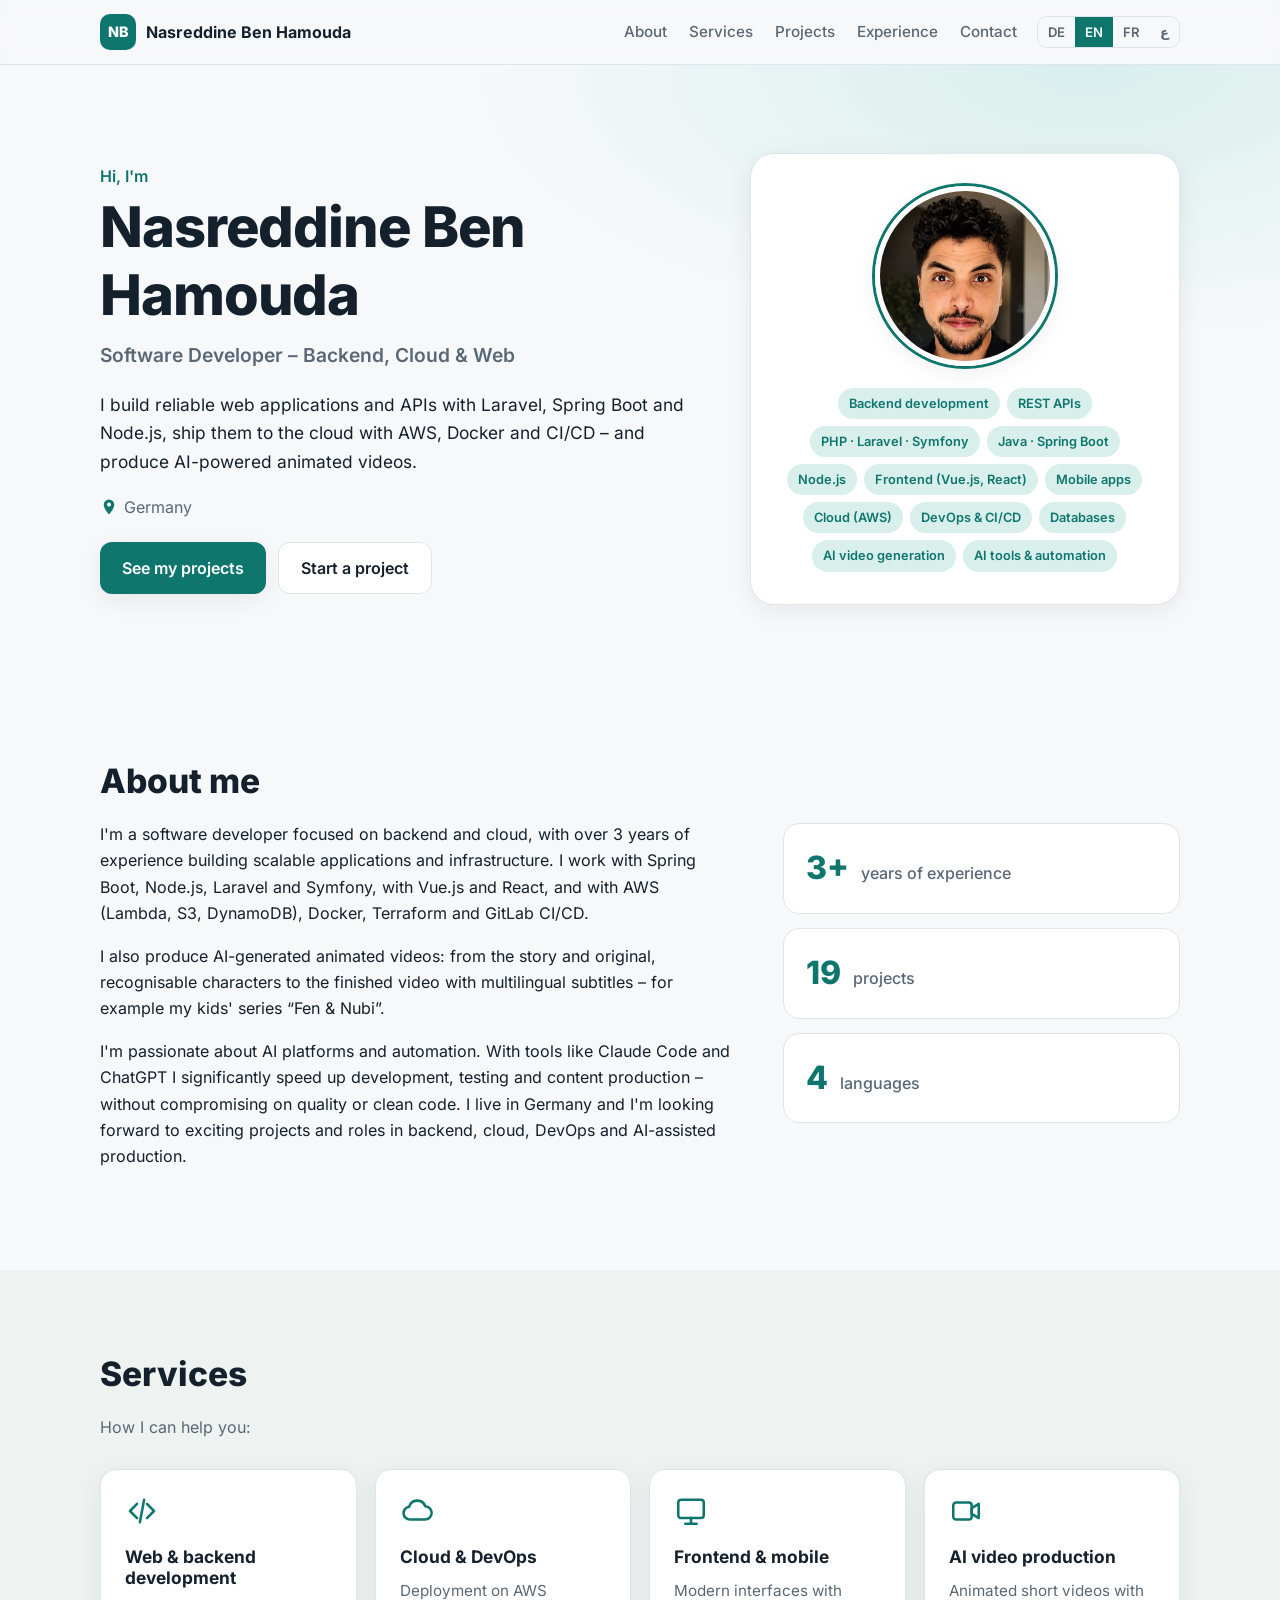
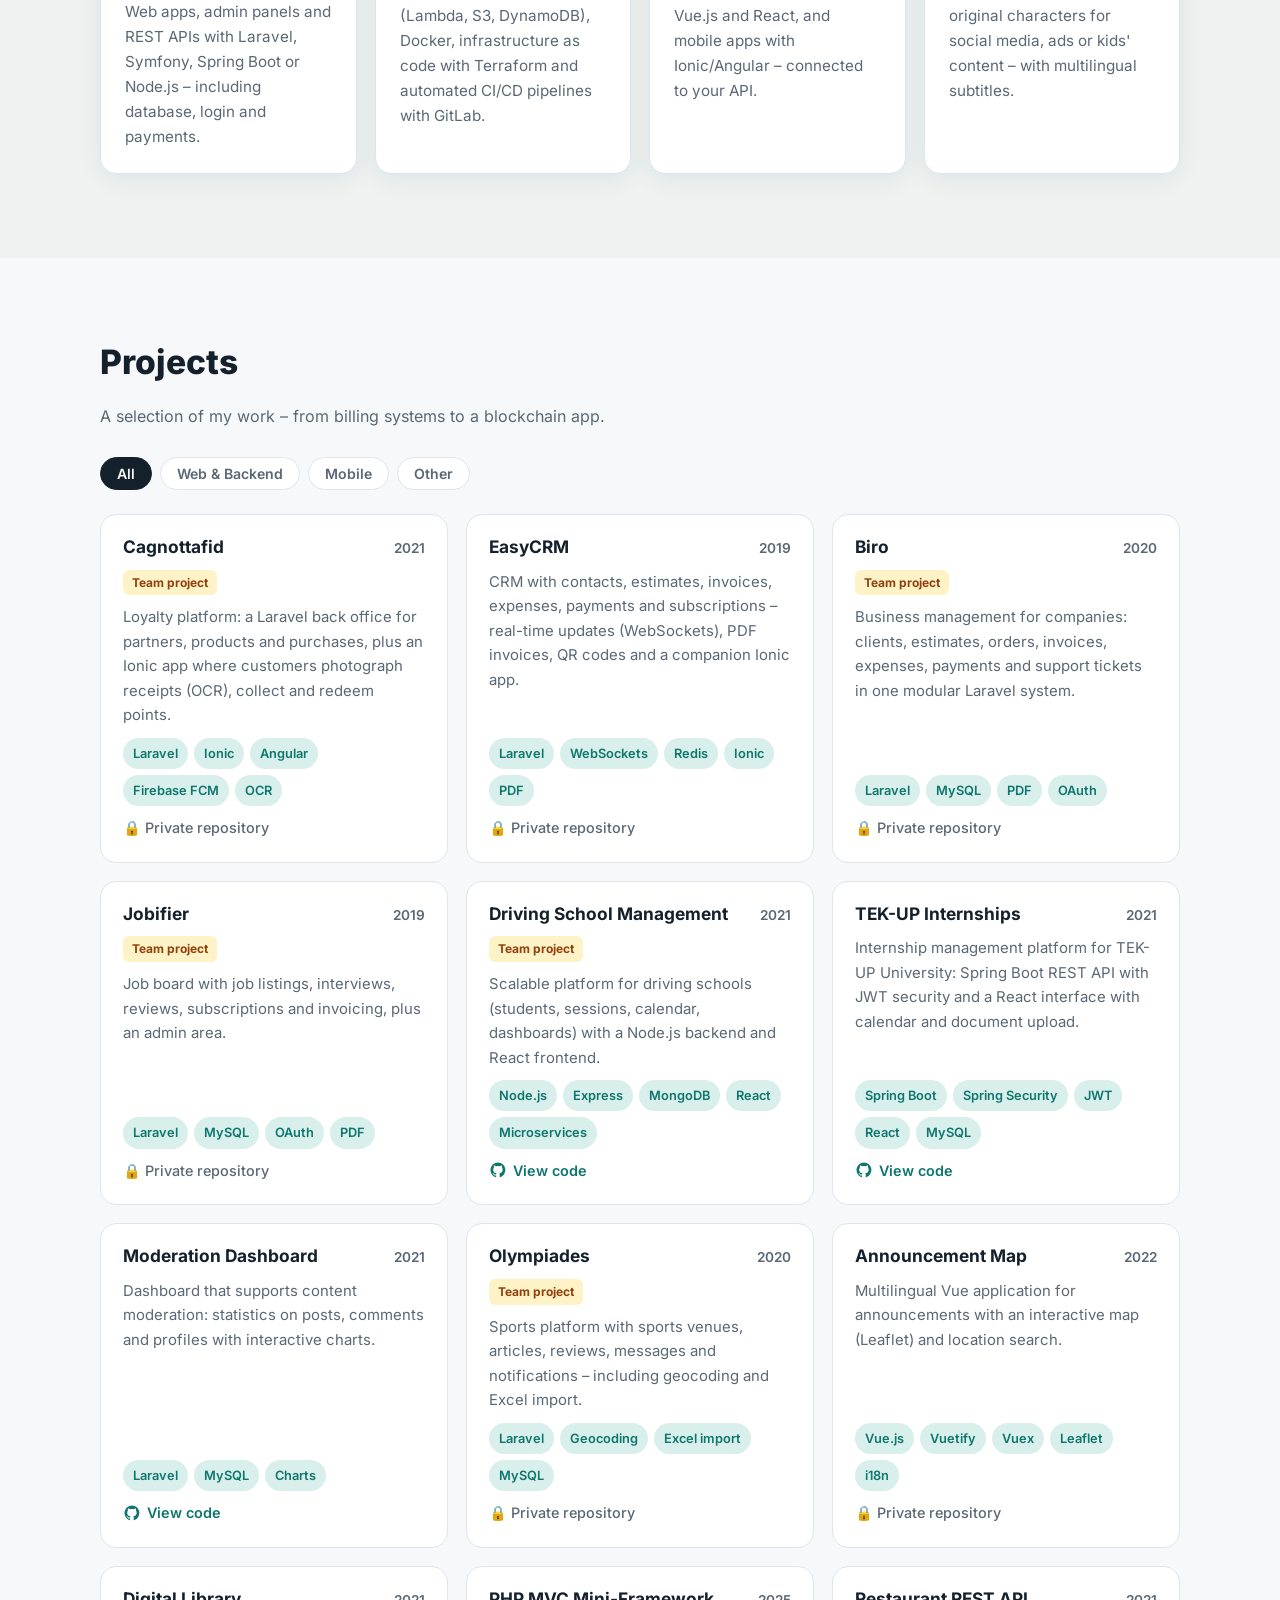
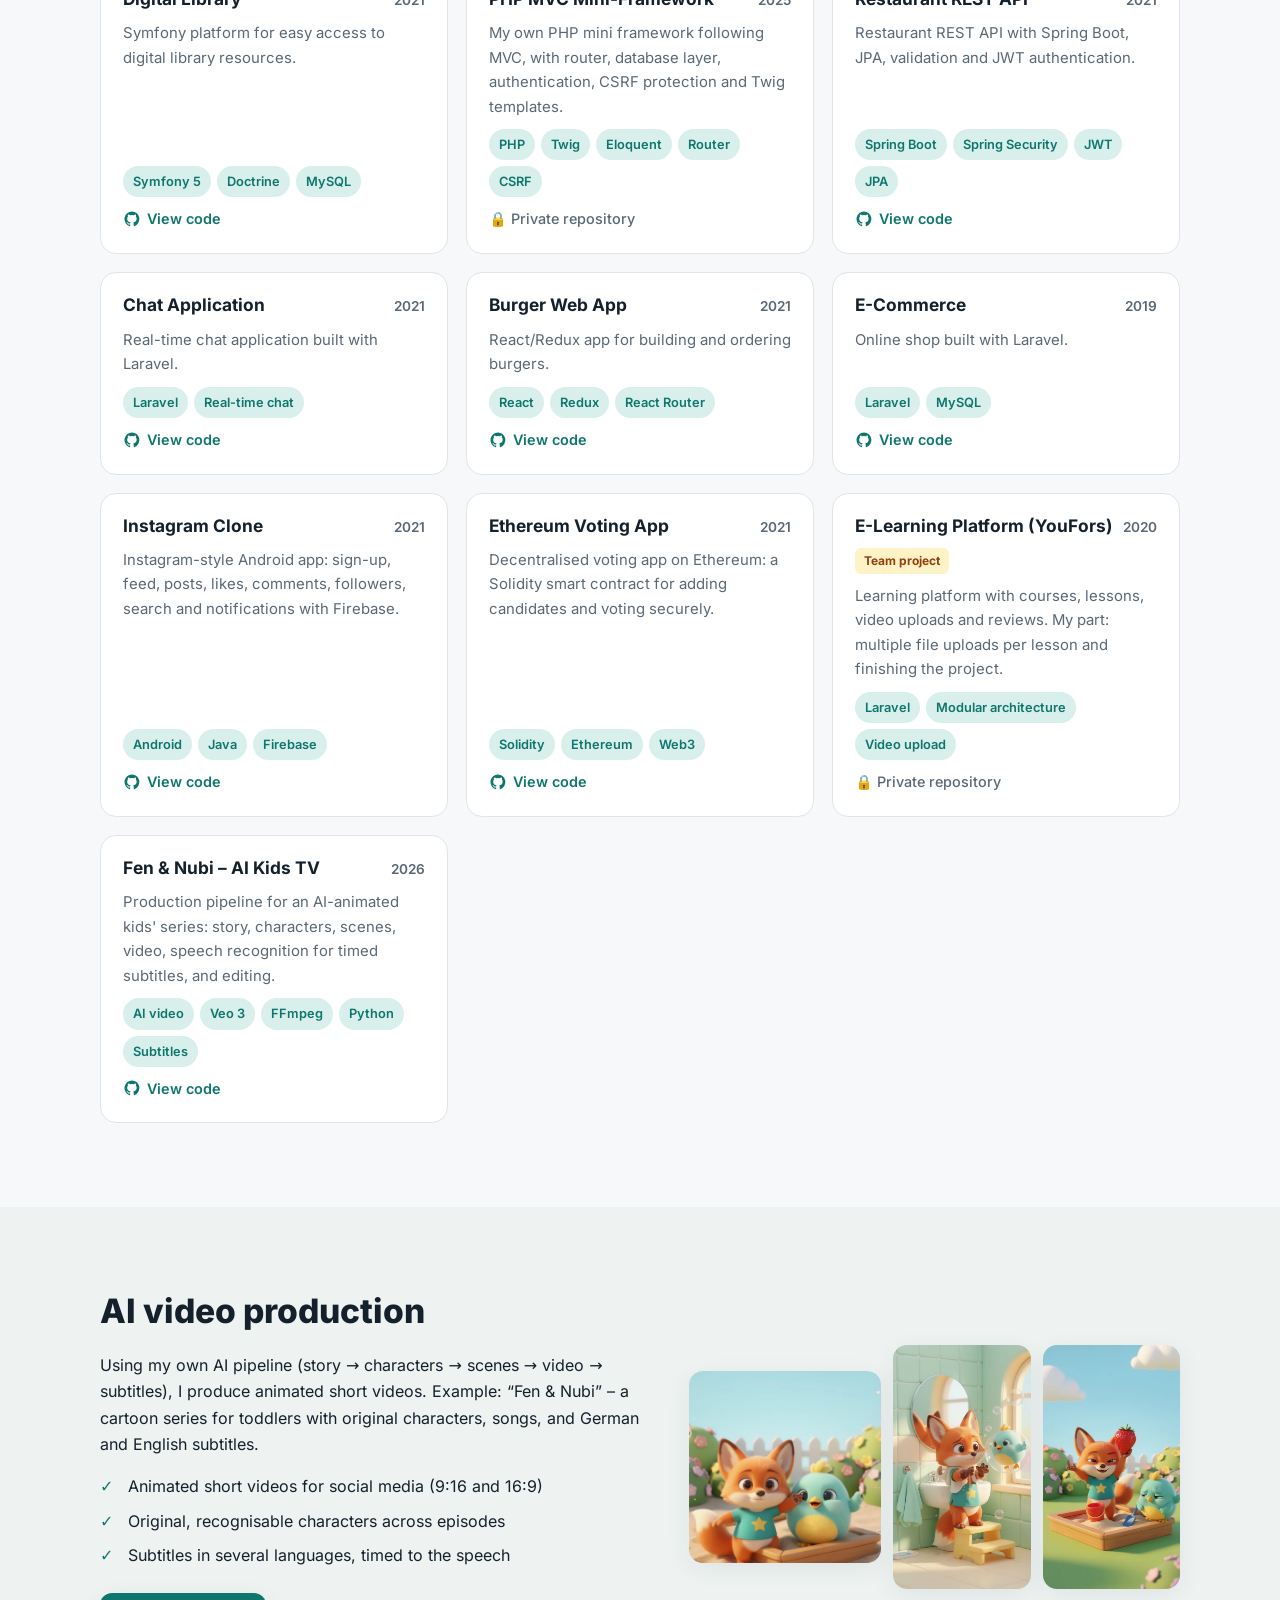
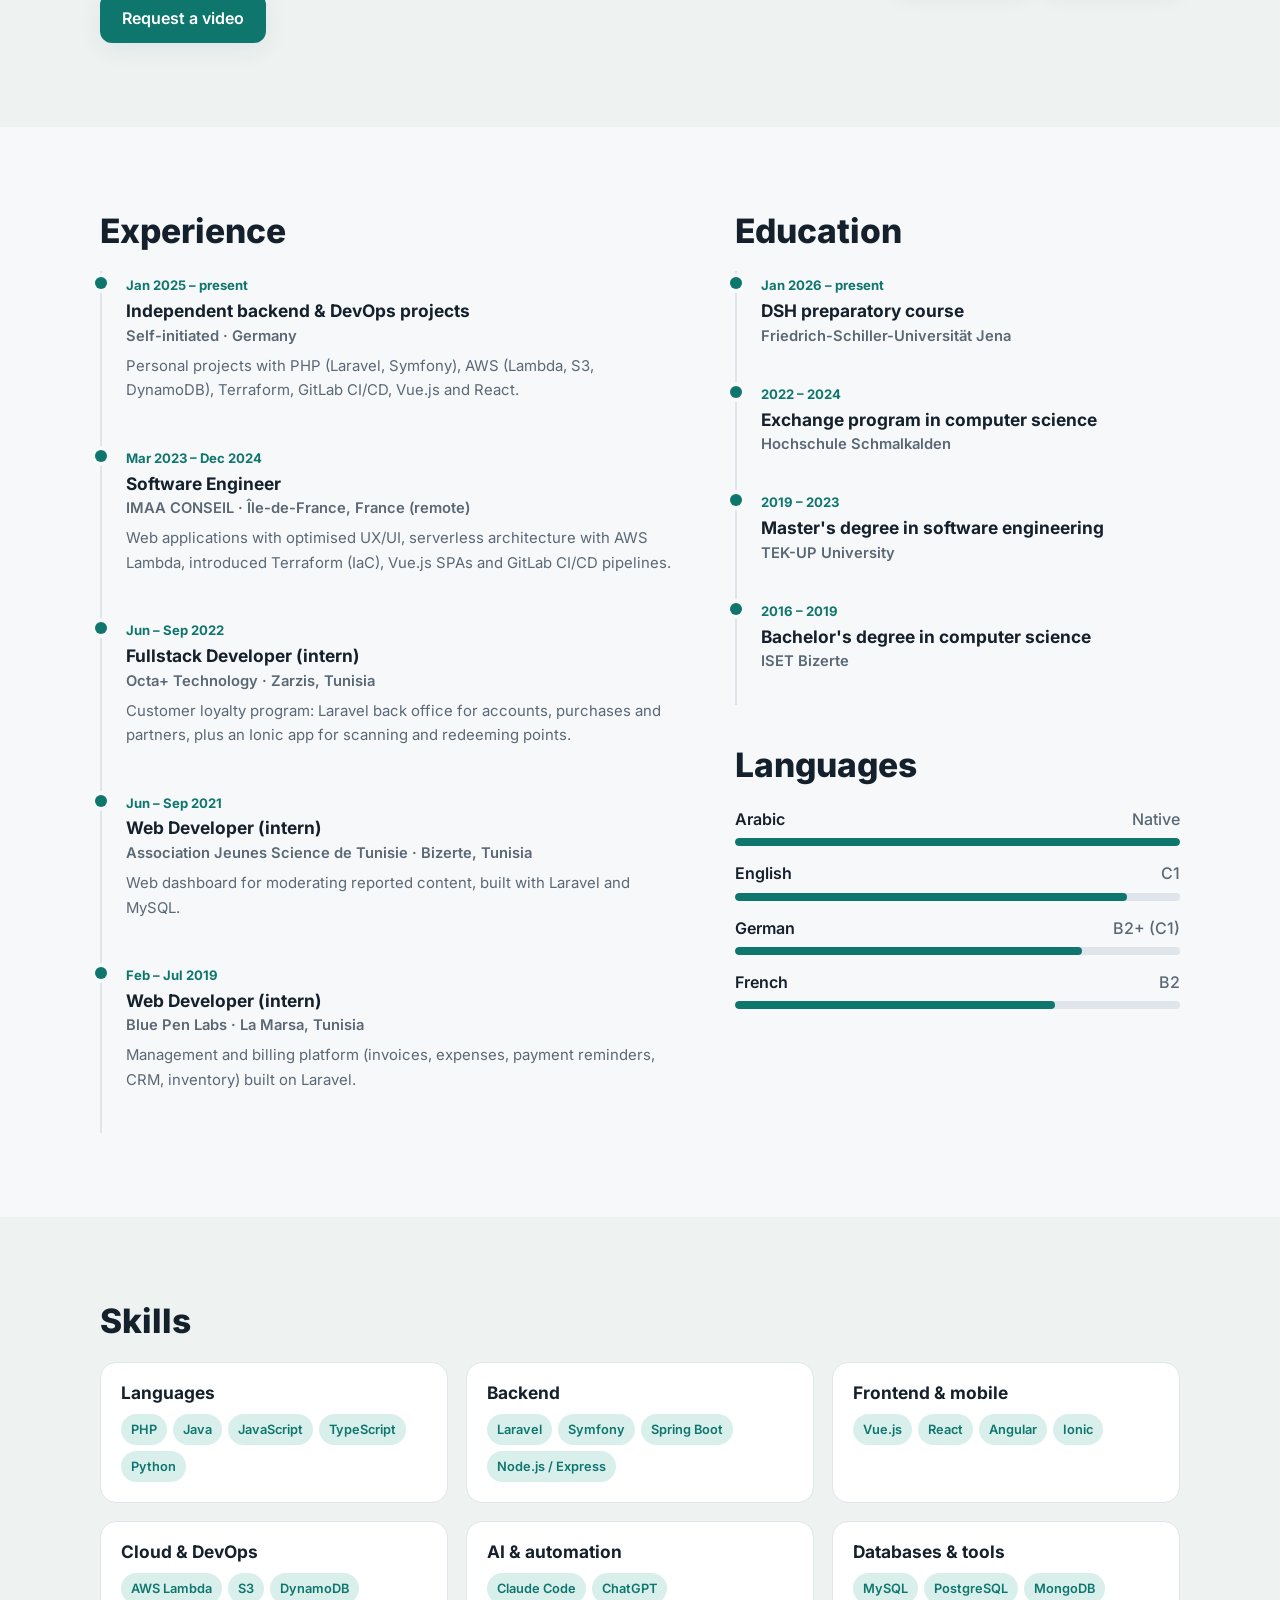
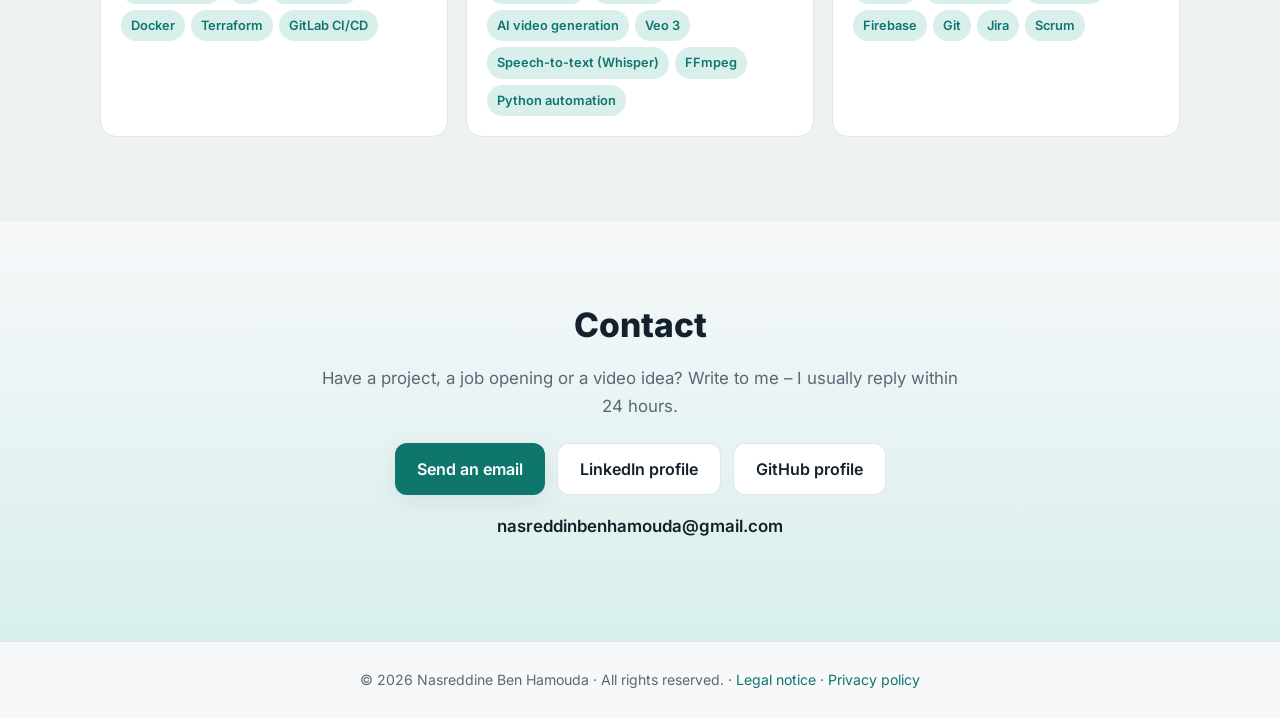
<file: index.html>
<!doctype html>
<html lang="de" dir="ltr">
<head>
  <meta charset="utf-8">
  <meta name="viewport" content="width=device-width, initial-scale=1">
  <title>Nasreddine Ben Hamouda – Softwareentwickler (Backend &amp; Cloud)</title>
  <meta name="description" content="Nasreddine Ben Hamouda – Software developer in Germany. Laravel, Spring Boot, Node.js, AWS, Docker, Terraform. Web development, cloud & DevOps and AI video production.">
  <meta property="og:title" content="Nasreddine Ben Hamouda – Software Developer">
  <meta property="og:description" content="Backend, cloud & web development · AI video production · Germany">
  <meta property="og:image" content="https://nasreddin-ben-hamouda.github.io/profil-web/assets/nasreddine.jpg">
  <meta property="og:url" content="https://nasreddin-ben-hamouda.github.io/profil-web/">
  <meta property="og:type" content="website">
  <link rel="canonical" href="https://nasreddin-ben-hamouda.github.io/profil-web/">
  <link rel="icon" href="data:image/svg+xml,%3Csvg xmlns='http://www.w3.org/2000/svg' viewBox='0 0 64 64'%3E%3Crect width='64' height='64' rx='14' fill='%230f766e'/%3E%3Ctext x='32' y='42' font-family='Arial' font-weight='700' font-size='28' fill='white' text-anchor='middle'%3ENB%3C/text%3E%3C/svg%3E">
  <link rel="stylesheet" href="assets/fonts.css?v=20261011j">
  <link rel="stylesheet" href="style.css?v=20261011j">
</head>
<body>
  <header class="topbar">
    <div class="wrap topbar-inner">
      <a href="#top" class="brand" aria-label="Nasreddine Ben Hamouda"><span class="brand-mark">NB</span><span class="brand-name">Nasreddine Ben Hamouda</span></a>
      <nav class="nav" aria-label="Main">
        <a href="#about" data-i18n="nav.about">Über mich</a>
        <a href="#services" data-i18n="nav.services">Leistungen</a>
        <a href="#projects" data-i18n="nav.projects">Projekte</a>
        <a href="#experience" data-i18n="nav.experience">Erfahrung</a>
        <a href="#contact" data-i18n="nav.contact">Kontakt</a>
      </nav>
      <div class="lang" role="group" aria-label="Language">
        <button data-lang="de">DE</button><button data-lang="en">EN</button><button data-lang="fr">FR</button><button data-lang="ar">ع</button>
      </div>
    </div>
  </header>

  <main id="top">
    <section class="hero">
      <div class="wrap hero-grid">
        <div>
          <p class="eyebrow" data-i18n="hero.hello">Hallo, ich bin</p>
          <h1>Nasreddine Ben Hamouda</h1>
          <p class="role" data-i18n="hero.role">Softwareentwickler – Backend, Cloud &amp; Web</p>
          <p class="lead" data-i18n="hero.tagline"></p>
          <p class="loc"><svg viewBox="0 0 24 24" aria-hidden="true"><path d="M12 2a7 7 0 0 0-7 7c0 5.2 7 13 7 13s7-7.8 7-13a7 7 0 0 0-7-7zm0 9.5A2.5 2.5 0 1 1 12 6a2.5 2.5 0 0 1 0 5.5z"/></svg><span data-i18n="hero.location">Deutschland</span></p>
          <div class="cta">
            <a class="btn primary" href="#projects" data-i18n="hero.cta.projects">Projekte ansehen</a>
            <a class="btn ghost" href="#contact" data-i18n="hero.cta.contact">Projekt anfragen</a>
          </div>
        </div>
        <div class="hero-card">
          <img class="avatar" src="assets/nasreddine.webp" alt="Nasreddine Ben Hamouda" width="640" height="640">
          <div class="chips" id="hero-skills"></div>
        </div>
      </div>
    </section>

    <section id="about" class="section">
      <div class="wrap about-grid">
        <div>
          <h2 data-i18n="about.title">Über mich</h2>
          <p data-i18n="about.text1"></p>
          <p data-i18n="about.text2"></p>
          <p data-i18n="about.text3"></p>
        </div>
        <div class="stats">
          <div class="stat"><strong>3+</strong><span data-i18n="about.stat.years">Jahre Erfahrung</span></div>
          <div class="stat"><strong id="projectCount">19</strong><span data-i18n="about.stat.projects">Projekte</span></div>
          <div class="stat"><strong>4</strong><span data-i18n="about.stat.languages">Sprachen</span></div>
        </div>
      </div>
    </section>

    <section id="services" class="section alt">
      <div class="wrap">
        <h2 data-i18n="services.title">Leistungen</h2>
        <p class="sub" data-i18n="services.intro"></p>
        <div class="cards" id="services-list"></div>
      </div>
    </section>

    <section id="projects" class="section">
      <div class="wrap">
        <h2 data-i18n="projects.title">Projekte</h2>
        <p class="sub" data-i18n="projects.intro"></p>
        <div class="filters" role="tablist">
          <button class="active" data-filter="all" data-i18n="projects.filter.all">Alle</button>
          <button data-filter="web" data-i18n="projects.filter.web">Web &amp; Backend</button>
          <button data-filter="mobile" data-i18n="projects.filter.mobile">Mobile</button>
          <button data-filter="other" data-i18n="projects.filter.other">Weitere</button>
        </div>
        <div class="projects" id="projects-list"></div>
      </div>
    </section>

    <section id="ai-video" class="section alt">
      <div class="wrap ai-grid">
        <div>
          <h2 data-i18n="ai.title">KI-Videoproduktion</h2>
          <p data-i18n="ai.text"></p>
          <ul class="ticks">
            <li data-i18n="ai.point1"></li><li data-i18n="ai.point2"></li><li data-i18n="ai.point3"></li>
          </ul>
          <a class="btn primary" href="#contact" data-i18n="ai.cta">Video anfragen</a>
        </div>
        <div class="ai-gallery">
          <img src="assets/fen-nubi-duo.webp" alt="Fen & Nubi" class="g-main" width="900" height="900">
          <img src="assets/ep1-scene.webp" alt="Fen & Nubi – episode 1" width="540" height="960">
          <img src="assets/ep2-scene.webp" alt="Fen & Nubi – episode 2" width="540" height="960">
        </div>
      </div>
    </section>

    <section id="experience" class="section">
      <div class="wrap two-col">
        <div>
          <h2 data-i18n="experience.title">Berufserfahrung</h2>
          <ol class="timeline" id="experience-list"></ol>
        </div>
        <div>
          <h2 data-i18n="education.title">Ausbildung</h2>
          <ol class="timeline" id="education-list"></ol>
          <h2 class="mt" data-i18n="languages.title">Sprachen</h2>
          <div id="languages-list" class="langs"></div>
        </div>
      </div>
    </section>

    <section id="skills" class="section alt">
      <div class="wrap">
        <h2 data-i18n="skills.title">Kenntnisse</h2>
        <div class="skills" id="skills-list"></div>
      </div>
    </section>

    <section id="contact" class="section contact">
      <div class="wrap contact-inner">
        <h2 data-i18n="contact.title">Kontakt</h2>
        <p data-i18n="contact.text"></p>
        <div class="cta center">
          <a class="btn primary" href="mailto:nasreddinbenhamouda@gmail.com"><span data-i18n="contact.email">E-Mail schreiben</span></a>
          <a class="btn ghost" href="https://www.linkedin.com/in/nasreddine-ben-hamouda-998107172/" target="_blank" rel="noopener"><span data-i18n="contact.linkedin">LinkedIn-Profil</span></a>
          <a class="btn ghost" href="https://github.com/Nasreddin-Ben-Hamouda" target="_blank" rel="noopener"><span data-i18n="contact.github">GitHub-Profil</span></a>
        </div>
        <p class="mail" dir="ltr">nasreddinbenhamouda@gmail.com</p>
      </div>
    </section>
  </main>

  <footer class="footer">
    <div class="wrap">© <span id="year"></span> Nasreddine Ben Hamouda · <span data-i18n="footer.rights">Alle Rechte vorbehalten.</span> · <a href="impressum.html" data-i18n="footer.imprint">Impressum</a> · <a href="datenschutz.html" data-i18n="footer.privacy">Datenschutz</a></div>
  </footer>

  <script src="i18n.js?v=20261011j"></script>
  <script src="app.js?v=20261011j"></script>
</body>
</html>
</file>
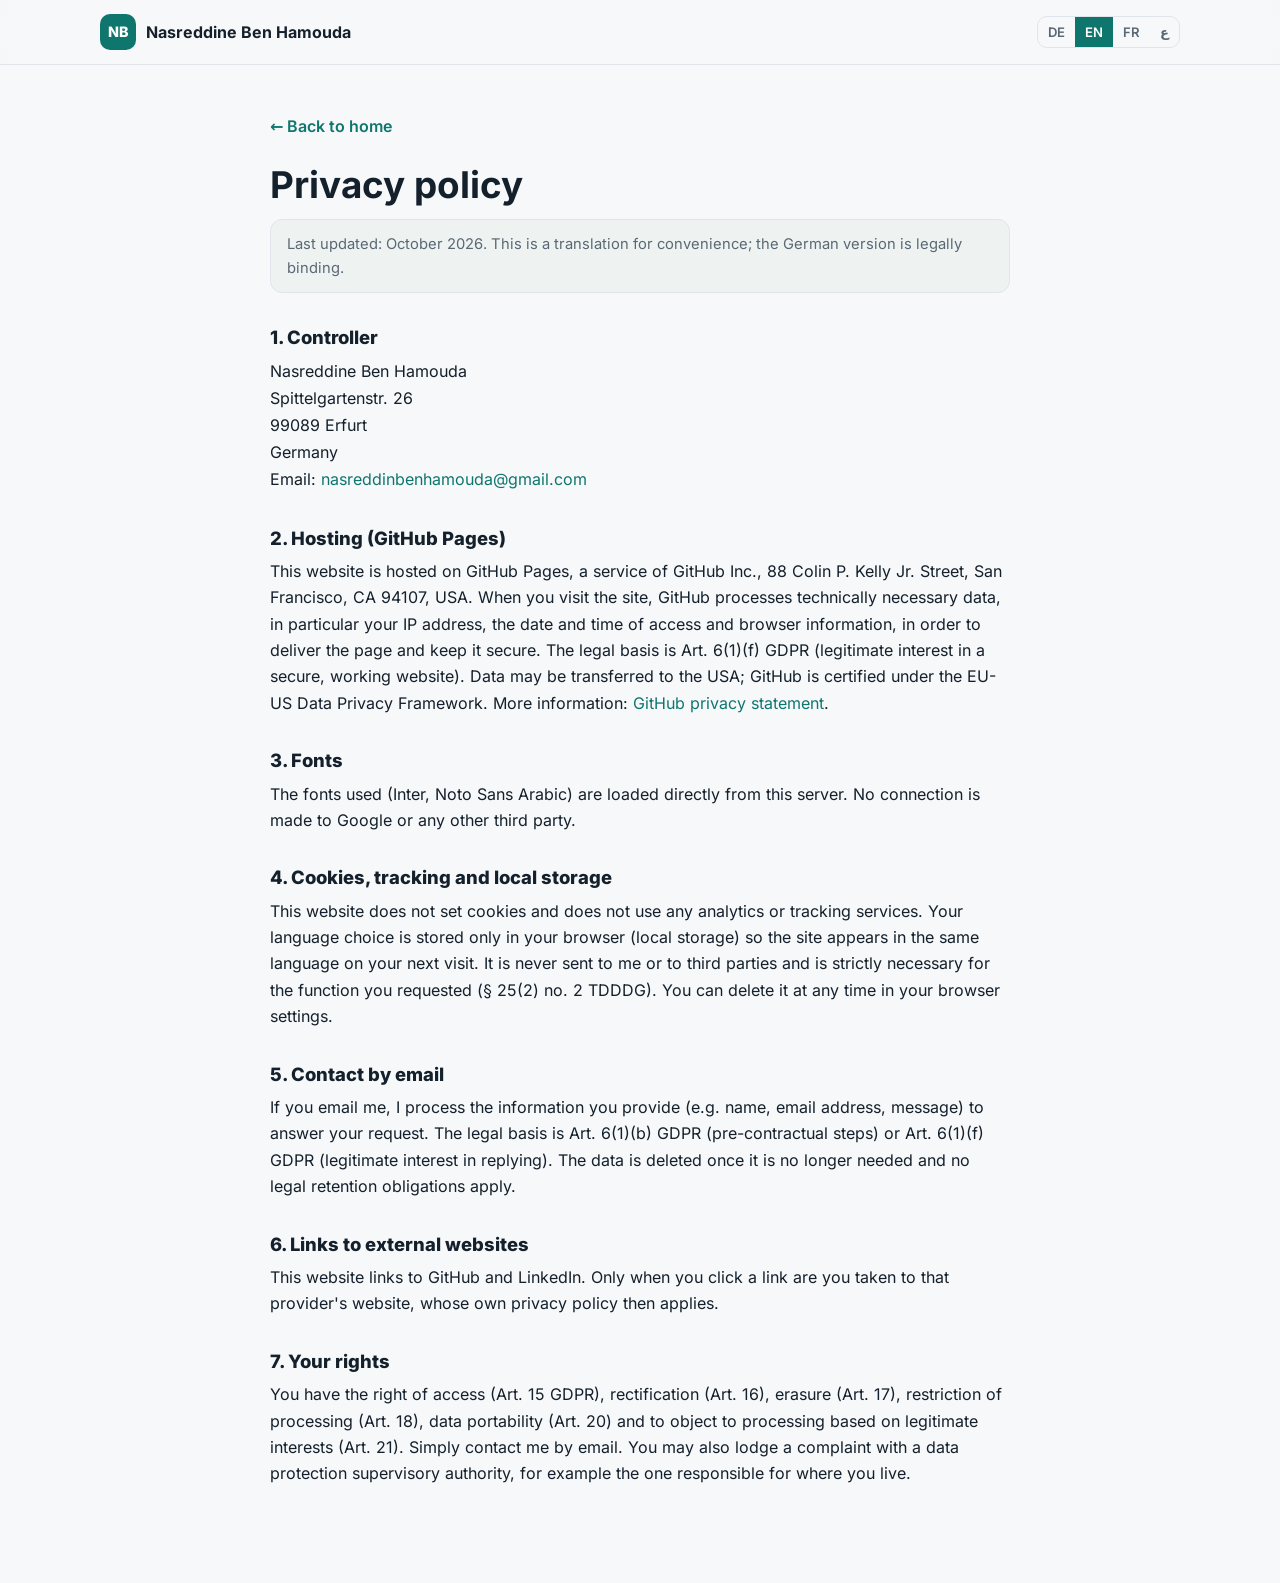
<file: datenschutz.html>
<!doctype html>
<html lang="de" dir="ltr">
<head>
  <meta charset="utf-8">
  <meta name="viewport" content="width=device-width, initial-scale=1">
  <title>Datenschutzerklärung – Nasreddine Ben Hamouda</title>
  <meta name="robots" content="noindex">
  <link rel="stylesheet" href="assets/fonts.css?v=20261011j">
  <link rel="stylesheet" href="style.css?v=20261011j">
  <link rel="stylesheet" href="legal.css?v=20261011j">
</head>
<body>
  <header class="topbar">
    <div class="wrap topbar-inner">
      <a href="./" class="brand"><span class="brand-mark">NB</span><span class="brand-name">Nasreddine Ben Hamouda</span></a>
      <div class="lang" role="group" aria-label="Language" style="margin-inline-start:auto">
        <button data-lang="de">DE</button><button data-lang="en">EN</button><button data-lang="fr">FR</button><button data-lang="ar">ع</button>
      </div>
    </div>
  </header>
  <main class="legal">

    <section data-lang-block="de">
      <a class="back" href="./">← Zurück zur Startseite</a>
      <h1>Datenschutzerklärung</h1>
      <p class="note">Stand: Oktober 2026</p>
      <h2>1. Verantwortlicher</h2>
      <address>Nasreddine Ben Hamouda<br>Spittelgartenstr. 26<br>99089 Erfurt<br>Deutschland<br>E-Mail: <a href="mailto:nasreddinbenhamouda@gmail.com">nasreddinbenhamouda@gmail.com</a></address>
      <h2>2. Hosting (GitHub Pages)</h2>
      <p>Diese Website wird bei GitHub Pages gehostet, einem Dienst der GitHub Inc., 88 Colin P. Kelly Jr. Street, San Francisco, CA 94107, USA. Beim Aufruf der Website verarbeitet GitHub technisch notwendige Daten, insbesondere Ihre IP-Adresse, Datum und Uhrzeit des Zugriffs sowie Browser-Informationen, um die Seite auszuliefern und die Sicherheit zu gewährleisten. Rechtsgrundlage ist Art. 6 Abs. 1 lit. f DSGVO (berechtigtes Interesse an einer sicheren und funktionsfähigen Website). Dabei kann eine Übermittlung in die USA erfolgen; GitHub ist unter dem EU-US Data Privacy Framework zertifiziert. Weitere Informationen: <a href="https://docs.github.com/de/site-policy/privacy-policies/github-general-privacy-statement" target="_blank" rel="noopener">Datenschutzerklärung von GitHub</a>.</p>
      <h2>3. Schriftarten</h2>
      <p>Die verwendeten Schriftarten (Inter, Noto Sans Arabic) werden direkt von diesem Server geladen. Es findet keine Verbindung zu Google oder anderen Drittanbietern statt.</p>
      <h2>4. Cookies, Tracking und lokale Speicherung</h2>
      <p>Diese Website setzt keine Cookies und verwendet keine Analyse- oder Tracking-Dienste. Ihre Sprachauswahl wird ausschließlich in Ihrem Browser gespeichert (Local Storage), damit die Seite beim nächsten Besuch in derselben Sprache erscheint. Diese Information wird nicht an mich oder Dritte übertragen und ist für die von Ihnen gewünschte Funktion unbedingt erforderlich (§ 25 Abs. 2 Nr. 2 TDDDG). Sie können sie jederzeit über die Einstellungen Ihres Browsers löschen.</p>
      <h2>5. Kontakt per E-Mail</h2>
      <p>Wenn Sie mir eine E-Mail schreiben, verarbeite ich Ihre Angaben (z. B. Name, E-Mail-Adresse, Nachricht), um Ihre Anfrage zu beantworten. Rechtsgrundlage ist Art. 6 Abs. 1 lit. b DSGVO (vorvertragliche Maßnahmen) bzw. lit. f DSGVO (berechtigtes Interesse an der Beantwortung). Die Daten werden gelöscht, sobald sie nicht mehr erforderlich sind und keine gesetzlichen Aufbewahrungspflichten bestehen.</p>
      <h2>6. Links zu externen Websites</h2>
      <p>Diese Website enthält Links zu GitHub und LinkedIn. Erst wenn Sie einen Link anklicken, werden Sie auf die Seite des jeweiligen Anbieters weitergeleitet, dessen Datenschutzbestimmungen dann gelten.</p>
      <h2>7. Ihre Rechte</h2>
      <p>Sie haben das Recht auf Auskunft (Art. 15 DSGVO), Berichtigung (Art. 16), Löschung (Art. 17), Einschränkung der Verarbeitung (Art. 18), Datenübertragbarkeit (Art. 20) und Widerspruch gegen Verarbeitungen auf Grundlage berechtigter Interessen (Art. 21). Wenden Sie sich dazu einfach per E-Mail an mich. Außerdem können Sie sich bei einer Datenschutz-Aufsichtsbehörde beschweren, zum Beispiel bei der für Ihren Wohnort zuständigen Behörde.</p>
    </section>

    <section data-lang-block="en">
      <a class="back" href="./?lang=en">← Back to home</a>
      <h1>Privacy policy</h1>
      <p class="note">Last updated: October 2026. This is a translation for convenience; the German version is legally binding.</p>
      <h2>1. Controller</h2>
      <address>Nasreddine Ben Hamouda<br>Spittelgartenstr. 26<br>99089 Erfurt<br>Germany<br>Email: <a href="mailto:nasreddinbenhamouda@gmail.com">nasreddinbenhamouda@gmail.com</a></address>
      <h2>2. Hosting (GitHub Pages)</h2>
      <p>This website is hosted on GitHub Pages, a service of GitHub Inc., 88 Colin P. Kelly Jr. Street, San Francisco, CA 94107, USA. When you visit the site, GitHub processes technically necessary data, in particular your IP address, the date and time of access and browser information, in order to deliver the page and keep it secure. The legal basis is Art. 6(1)(f) GDPR (legitimate interest in a secure, working website). Data may be transferred to the USA; GitHub is certified under the EU-US Data Privacy Framework. More information: <a href="https://docs.github.com/en/site-policy/privacy-policies/github-general-privacy-statement" target="_blank" rel="noopener">GitHub privacy statement</a>.</p>
      <h2>3. Fonts</h2>
      <p>The fonts used (Inter, Noto Sans Arabic) are loaded directly from this server. No connection is made to Google or any other third party.</p>
      <h2>4. Cookies, tracking and local storage</h2>
      <p>This website does not set cookies and does not use any analytics or tracking services. Your language choice is stored only in your browser (local storage) so the site appears in the same language on your next visit. It is never sent to me or to third parties and is strictly necessary for the function you requested (§ 25(2) no. 2 TDDDG). You can delete it at any time in your browser settings.</p>
      <h2>5. Contact by email</h2>
      <p>If you email me, I process the information you provide (e.g. name, email address, message) to answer your request. The legal basis is Art. 6(1)(b) GDPR (pre-contractual steps) or Art. 6(1)(f) GDPR (legitimate interest in replying). The data is deleted once it is no longer needed and no legal retention obligations apply.</p>
      <h2>6. Links to external websites</h2>
      <p>This website links to GitHub and LinkedIn. Only when you click a link are you taken to that provider's website, whose own privacy policy then applies.</p>
      <h2>7. Your rights</h2>
      <p>You have the right of access (Art. 15 GDPR), rectification (Art. 16), erasure (Art. 17), restriction of processing (Art. 18), data portability (Art. 20) and to object to processing based on legitimate interests (Art. 21). Simply contact me by email. You may also lodge a complaint with a data protection supervisory authority, for example the one responsible for where you live.</p>
    </section>

    <section data-lang-block="fr">
      <a class="back" href="./?lang=fr">← Retour à l'accueil</a>
      <h1>Politique de confidentialité</h1>
      <p class="note">Mise à jour : octobre 2026. Traduction fournie à titre indicatif ; seule la version allemande fait foi.</p>
      <h2>1. Responsable du traitement</h2>
      <address>Nasreddine Ben Hamouda<br>Spittelgartenstr. 26<br>99089 Erfurt<br>Allemagne<br>E-mail : <a href="mailto:nasreddinbenhamouda@gmail.com">nasreddinbenhamouda@gmail.com</a></address>
      <h2>2. Hébergement (GitHub Pages)</h2>
      <p>Ce site est hébergé par GitHub Pages, un service de GitHub Inc., 88 Colin P. Kelly Jr. Street, San Francisco, CA 94107, États-Unis. Lors de votre visite, GitHub traite les données techniquement nécessaires, notamment votre adresse IP, la date et l'heure d'accès et les informations du navigateur, afin d'afficher la page et d'en assurer la sécurité. La base juridique est l'art. 6, par. 1, point f) du RGPD (intérêt légitime à disposer d'un site sûr et fonctionnel). Des données peuvent être transférées aux États-Unis ; GitHub est certifié dans le cadre du Data Privacy Framework UE-États-Unis. Plus d'informations : <a href="https://docs.github.com/en/site-policy/privacy-policies/github-general-privacy-statement" target="_blank" rel="noopener">déclaration de confidentialité de GitHub</a>.</p>
      <h2>3. Polices de caractères</h2>
      <p>Les polices utilisées (Inter, Noto Sans Arabic) sont chargées directement depuis ce serveur. Aucune connexion n'est établie avec Google ni avec un autre tiers.</p>
      <h2>4. Cookies, suivi et stockage local</h2>
      <p>Ce site ne dépose aucun cookie et n'utilise aucun service d'analyse ou de suivi. Votre choix de langue est enregistré uniquement dans votre navigateur (stockage local) pour que le site s'affiche dans la même langue lors de votre prochaine visite. Cette information n'est jamais transmise ni à moi ni à des tiers et est strictement nécessaire à la fonction demandée (§ 25, al. 2, n° 2 TDDDG). Vous pouvez la supprimer à tout moment dans les paramètres de votre navigateur.</p>
      <h2>5. Contact par e-mail</h2>
      <p>Si vous m'écrivez, je traite les informations fournies (nom, adresse e-mail, message, etc.) pour répondre à votre demande. La base juridique est l'art. 6, par. 1, point b) du RGPD (mesures précontractuelles) ou point f) (intérêt légitime à vous répondre). Les données sont supprimées dès qu'elles ne sont plus nécessaires et qu'aucune obligation légale de conservation ne s'applique.</p>
      <h2>6. Liens vers des sites externes</h2>
      <p>Ce site contient des liens vers GitHub et LinkedIn. Ce n'est qu'en cliquant sur un lien que vous êtes redirigé vers le site du fournisseur concerné, dont la politique de confidentialité s'applique alors.</p>
      <h2>7. Vos droits</h2>
      <p>Vous disposez d'un droit d'accès (art. 15 RGPD), de rectification (art. 16), d'effacement (art. 17), de limitation du traitement (art. 18), de portabilité (art. 20) et d'opposition aux traitements fondés sur l'intérêt légitime (art. 21). Il vous suffit de m'écrire par e-mail. Vous pouvez également introduire une réclamation auprès d'une autorité de protection des données, par exemple celle de votre lieu de résidence.</p>
    </section>

    <section data-lang-block="ar">
      <a class="back" href="./?lang=ar">→ العودة إلى الصفحة الرئيسية</a>
      <h1>سياسة الخصوصية</h1>
      <p class="note">آخر تحديث: أكتوبر 2026. هذه ترجمة للتسهيل فقط، والنسخة الألمانية هي النسخة الملزمة قانونيًا.</p>
      <h2>1. المسؤول عن معالجة البيانات</h2>
      <address dir="ltr" style="text-align:right">Nasreddine Ben Hamouda<br>Spittelgartenstr. 26<br>99089 Erfurt<br>Deutschland / ألمانيا<br><a href="mailto:nasreddinbenhamouda@gmail.com">nasreddinbenhamouda@gmail.com</a></address>
      <h2>2. الاستضافة (GitHub Pages)</h2>
      <p>يُستضاف هذا الموقع على GitHub Pages، وهي خدمة تابعة لشركة GitHub Inc.، ‏88 Colin P. Kelly Jr. Street، سان فرانسيسكو، كاليفورنيا 94107، الولايات المتحدة. عند زيارة الموقع تعالج GitHub البيانات الضرورية تقنيًا، ولا سيما عنوان IP الخاص بك وتاريخ ووقت الزيارة ومعلومات المتصفح، وذلك لعرض الصفحة وضمان أمانها. الأساس القانوني هو المادة 6 (1) (و) من اللائحة العامة لحماية البيانات (GDPR) – المصلحة المشروعة في موقع آمن يعمل بشكل سليم. قد تُنقل البيانات إلى الولايات المتحدة، وشركة GitHub معتمدة ضمن إطار خصوصية البيانات بين الاتحاد الأوروبي والولايات المتحدة. لمزيد من المعلومات: <a href="https://docs.github.com/en/site-policy/privacy-policies/github-general-privacy-statement" target="_blank" rel="noopener">بيان الخصوصية لدى GitHub</a>.</p>
      <h2>3. الخطوط</h2>
      <p>تُحمَّل الخطوط المستخدمة (Inter وNoto Sans Arabic) مباشرة من هذا الخادم، ولا يتم أي اتصال بـGoogle أو بأي طرف ثالث آخر.</p>
      <h2>4. ملفات تعريف الارتباط والتتبع والتخزين المحلي</h2>
      <p>لا يستخدم هذا الموقع ملفات تعريف الارتباط (Cookies) ولا أي خدمات تحليل أو تتبع. يُحفظ اختيارك للغة في متصفحك فقط (التخزين المحلي) كي يظهر الموقع باللغة نفسها في زيارتك القادمة، ولا تُرسل هذه المعلومة إليّ ولا إلى أي طرف ثالث، وهي ضرورية للوظيفة التي طلبتها (المادة 25 (2) رقم 2 من قانون TDDDG). يمكنك حذفها في أي وقت من إعدادات المتصفح.</p>
      <h2>5. التواصل عبر البريد الإلكتروني</h2>
      <p>عند مراسلتي عبر البريد الإلكتروني، أعالج البيانات التي ترسلها (مثل الاسم والبريد الإلكتروني والرسالة) للرد على طلبك. الأساس القانوني هو المادة 6 (1) (ب) من GDPR (إجراءات ما قبل التعاقد) أو (و) (المصلحة المشروعة في الرد). تُحذف البيانات عندما لا تعود ضرورية ما لم تكن هناك التزامات قانونية بحفظها.</p>
      <h2>6. الروابط إلى مواقع خارجية</h2>
      <p>يحتوي هذا الموقع على روابط إلى GitHub وLinkedIn، ولا تنتقل إلى موقع المزوّد المعني إلا عند النقر على الرابط، وعندها تسري سياسة الخصوصية الخاصة به.</p>
      <h2>7. حقوقك</h2>
      <p>لك الحق في الاطلاع على بياناتك (المادة 15 من GDPR)، وتصحيحها (المادة 16)، وحذفها (المادة 17)، وتقييد معالجتها (المادة 18)، ونقلها (المادة 20)، والاعتراض على المعالجة القائمة على المصلحة المشروعة (المادة 21). يكفي أن تراسلني عبر البريد الإلكتروني. كما يحق لك تقديم شكوى إلى هيئة رقابية لحماية البيانات، مثل الهيئة المختصة بمكان إقامتك.</p>
    </section>

  </main>
  <script src="legal.js?v=20261011j"></script>
</body>
</html>
</file>
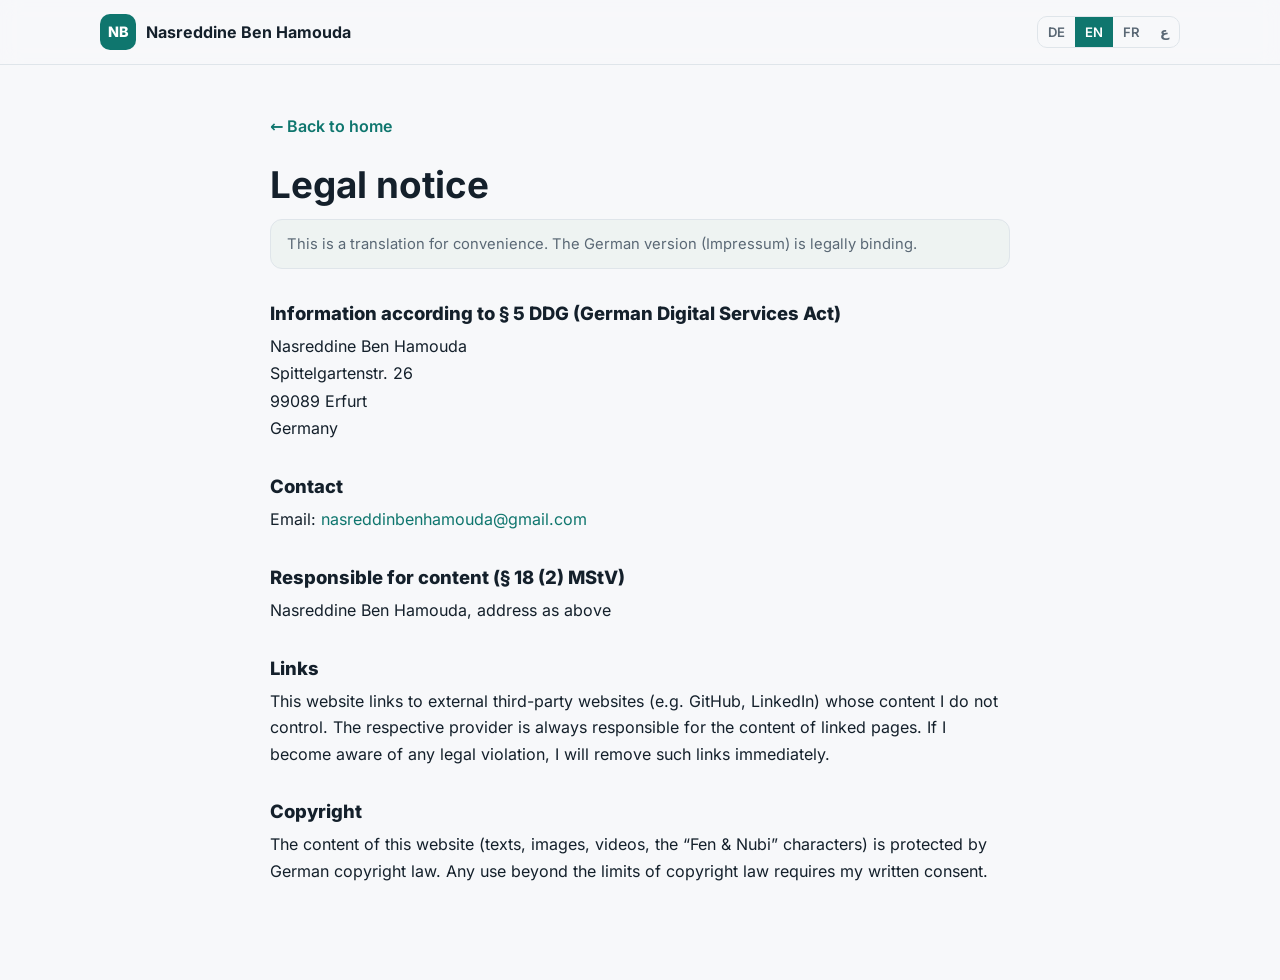
<file: impressum.html>
<!doctype html>
<html lang="de" dir="ltr">
<head>
  <meta charset="utf-8">
  <meta name="viewport" content="width=device-width, initial-scale=1">
  <title>Impressum – Nasreddine Ben Hamouda</title>
  <meta name="robots" content="noindex">
  <link rel="stylesheet" href="assets/fonts.css?v=20261011j">
  <link rel="stylesheet" href="style.css?v=20261011j">
  <link rel="stylesheet" href="legal.css?v=20261011j">
</head>
<body>
  <header class="topbar">
    <div class="wrap topbar-inner">
      <a href="./" class="brand"><span class="brand-mark">NB</span><span class="brand-name">Nasreddine Ben Hamouda</span></a>
      <div class="lang" role="group" aria-label="Language" style="margin-inline-start:auto">
        <button data-lang="de">DE</button><button data-lang="en">EN</button><button data-lang="fr">FR</button><button data-lang="ar">ع</button>
      </div>
    </div>
  </header>
  <main class="legal">

    <section data-lang-block="de">
      <a class="back" href="./">← Zurück zur Startseite</a>
      <h1>Impressum</h1>
      <h2>Angaben gemäß § 5 DDG</h2>
      <address>Nasreddine Ben Hamouda<br>Spittelgartenstr. 26<br>99089 Erfurt<br>Deutschland</address>
      <h2>Kontakt</h2>
      <p>E-Mail: <a href="mailto:nasreddinbenhamouda@gmail.com">nasreddinbenhamouda@gmail.com</a></p>
      <h2>Verantwortlich für den Inhalt nach § 18 Abs. 2 MStV</h2>
      <p>Nasreddine Ben Hamouda, Anschrift wie oben</p>
      <h2>Haftung für Links</h2>
      <p>Diese Website enthält Links zu externen Websites Dritter (z. B. GitHub, LinkedIn), auf deren Inhalte ich keinen Einfluss habe. Für die Inhalte der verlinkten Seiten ist stets der jeweilige Anbieter verantwortlich. Bei Bekanntwerden von Rechtsverletzungen werde ich derartige Links umgehend entfernen.</p>
      <h2>Urheberrecht</h2>
      <p>Die Inhalte dieser Website (Texte, Bilder, Videos, Figuren „Fen &amp; Nubi“) unterliegen dem deutschen Urheberrecht. Eine Verwendung außerhalb der Grenzen des Urheberrechts bedarf meiner schriftlichen Zustimmung.</p>
    </section>

    <section data-lang-block="en">
      <a class="back" href="./?lang=en">← Back to home</a>
      <h1>Legal notice</h1>
      <p class="note">This is a translation for convenience. The German version (Impressum) is legally binding.</p>
      <h2>Information according to § 5 DDG (German Digital Services Act)</h2>
      <address>Nasreddine Ben Hamouda<br>Spittelgartenstr. 26<br>99089 Erfurt<br>Germany</address>
      <h2>Contact</h2>
      <p>Email: <a href="mailto:nasreddinbenhamouda@gmail.com">nasreddinbenhamouda@gmail.com</a></p>
      <h2>Responsible for content (§ 18 (2) MStV)</h2>
      <p>Nasreddine Ben Hamouda, address as above</p>
      <h2>Links</h2>
      <p>This website links to external third-party websites (e.g. GitHub, LinkedIn) whose content I do not control. The respective provider is always responsible for the content of linked pages. If I become aware of any legal violation, I will remove such links immediately.</p>
      <h2>Copyright</h2>
      <p>The content of this website (texts, images, videos, the “Fen &amp; Nubi” characters) is protected by German copyright law. Any use beyond the limits of copyright law requires my written consent.</p>
    </section>

    <section data-lang-block="fr">
      <a class="back" href="./?lang=fr">← Retour à l'accueil</a>
      <h1>Mentions légales</h1>
      <p class="note">Traduction fournie à titre indicatif. Seule la version allemande (Impressum) fait foi.</p>
      <h2>Informations selon le § 5 DDG (loi allemande sur les services numériques)</h2>
      <address>Nasreddine Ben Hamouda<br>Spittelgartenstr. 26<br>99089 Erfurt<br>Allemagne</address>
      <h2>Contact</h2>
      <p>E-mail : <a href="mailto:nasreddinbenhamouda@gmail.com">nasreddinbenhamouda@gmail.com</a></p>
      <h2>Responsable du contenu (§ 18 al. 2 MStV)</h2>
      <p>Nasreddine Ben Hamouda, adresse ci-dessus</p>
      <h2>Liens</h2>
      <p>Ce site contient des liens vers des sites tiers (par ex. GitHub, LinkedIn) dont je ne maîtrise pas le contenu. Le fournisseur de chaque page liée est seul responsable de son contenu. Si j'ai connaissance d'une infraction, je supprimerai ces liens immédiatement.</p>
      <h2>Droit d'auteur</h2>
      <p>Le contenu de ce site (textes, images, vidéos, personnages « Fen &amp; Nubi ») est protégé par le droit d'auteur allemand. Toute utilisation au-delà des limites légales nécessite mon accord écrit.</p>
    </section>

    <section data-lang-block="ar">
      <a class="back" href="./?lang=ar">→ العودة إلى الصفحة الرئيسية</a>
      <h1>بيانات الناشر (Impressum)</h1>
      <p class="note">هذه ترجمة للتسهيل فقط، والنسخة الألمانية هي النسخة الملزمة قانونيًا.</p>
      <h2>البيانات وفقًا للمادة 5 من قانون الخدمات الرقمية الألماني (DDG)</h2>
      <address dir="ltr" style="text-align:right">Nasreddine Ben Hamouda<br>Spittelgartenstr. 26<br>99089 Erfurt<br>Deutschland / ألمانيا</address>
      <h2>التواصل</h2>
      <p>البريد الإلكتروني: <a href="mailto:nasreddinbenhamouda@gmail.com">nasreddinbenhamouda@gmail.com</a></p>
      <h2>المسؤول عن المحتوى (المادة 18 الفقرة 2 من MStV)</h2>
      <p>نصر الدين بن حمودة، بالعنوان المذكور أعلاه</p>
      <h2>الروابط الخارجية</h2>
      <p>يحتوي هذا الموقع على روابط لمواقع خارجية (مثل GitHub وLinkedIn) لا أتحكم في محتواها. يتحمل مزوّد كل صفحة مرتبطة المسؤولية عن محتواها. وإذا علمت بأي مخالفة قانونية، سأزيل الرابط فورًا.</p>
      <h2>حقوق النشر</h2>
      <p>محتوى هذا الموقع (النصوص والصور والفيديوهات وشخصيات «فِن ونوبي») محمي بموجب قانون حقوق المؤلف الألماني، ويتطلب أي استخدام خارج الحدود القانونية موافقتي الكتابية.</p>
    </section>

  </main>
  <script src="legal.js?v=20261011j"></script>
</body>
</html>
</file>
<file: assets/fonts.css>
/* Self-hosted fonts (no requests to Google). Inter & Noto Sans Arabic, SIL Open Font License 1.1. */
/* Inter – latin-ext */
@font-face {
  font-family: 'Inter';
  font-style: normal;
  font-weight: 400;
  font-display: swap;
  src: url(fonts/inter-latin-ext-395290.woff2) format('woff2');
  unicode-range: U+0100-02BA, U+02BD-02C5, U+02C7-02CC, U+02CE-02D7, U+02DD-02FF, U+0304, U+0308, U+0329, U+1D00-1DBF, U+1E00-1E9F, U+1EF2-1EFF, U+2020, U+20A0-20AB, U+20AD-20C4, U+2113, U+2C60-2C7F, U+A720-A7FF;
}
/* Inter – latin */
@font-face {
  font-family: 'Inter';
  font-style: normal;
  font-weight: 400;
  font-display: swap;
  src: url(fonts/inter-latin-567244.woff2) format('woff2');
  unicode-range: U+0000-00FF, U+0131, U+0152-0153, U+02BB-02BC, U+02C6, U+02DA, U+02DC, U+0304, U+0308, U+0329, U+2000-206F, U+20AC, U+2122, U+2191, U+2193, U+2212, U+2215, U+FEFF, U+FFFD;
}
/* Inter – latin-ext */
@font-face {
  font-family: 'Inter';
  font-style: normal;
  font-weight: 500;
  font-display: swap;
  src: url(fonts/inter-latin-ext-395290.woff2) format('woff2');
  unicode-range: U+0100-02BA, U+02BD-02C5, U+02C7-02CC, U+02CE-02D7, U+02DD-02FF, U+0304, U+0308, U+0329, U+1D00-1DBF, U+1E00-1E9F, U+1EF2-1EFF, U+2020, U+20A0-20AB, U+20AD-20C4, U+2113, U+2C60-2C7F, U+A720-A7FF;
}
/* Inter – latin */
@font-face {
  font-family: 'Inter';
  font-style: normal;
  font-weight: 500;
  font-display: swap;
  src: url(fonts/inter-latin-567244.woff2) format('woff2');
  unicode-range: U+0000-00FF, U+0131, U+0152-0153, U+02BB-02BC, U+02C6, U+02DA, U+02DC, U+0304, U+0308, U+0329, U+2000-206F, U+20AC, U+2122, U+2191, U+2193, U+2212, U+2215, U+FEFF, U+FFFD;
}
/* Inter – latin-ext */
@font-face {
  font-family: 'Inter';
  font-style: normal;
  font-weight: 600;
  font-display: swap;
  src: url(fonts/inter-latin-ext-395290.woff2) format('woff2');
  unicode-range: U+0100-02BA, U+02BD-02C5, U+02C7-02CC, U+02CE-02D7, U+02DD-02FF, U+0304, U+0308, U+0329, U+1D00-1DBF, U+1E00-1E9F, U+1EF2-1EFF, U+2020, U+20A0-20AB, U+20AD-20C4, U+2113, U+2C60-2C7F, U+A720-A7FF;
}
/* Inter – latin */
@font-face {
  font-family: 'Inter';
  font-style: normal;
  font-weight: 600;
  font-display: swap;
  src: url(fonts/inter-latin-567244.woff2) format('woff2');
  unicode-range: U+0000-00FF, U+0131, U+0152-0153, U+02BB-02BC, U+02C6, U+02DA, U+02DC, U+0304, U+0308, U+0329, U+2000-206F, U+20AC, U+2122, U+2191, U+2193, U+2212, U+2215, U+FEFF, U+FFFD;
}
/* Inter – latin-ext */
@font-face {
  font-family: 'Inter';
  font-style: normal;
  font-weight: 700;
  font-display: swap;
  src: url(fonts/inter-latin-ext-395290.woff2) format('woff2');
  unicode-range: U+0100-02BA, U+02BD-02C5, U+02C7-02CC, U+02CE-02D7, U+02DD-02FF, U+0304, U+0308, U+0329, U+1D00-1DBF, U+1E00-1E9F, U+1EF2-1EFF, U+2020, U+20A0-20AB, U+20AD-20C4, U+2113, U+2C60-2C7F, U+A720-A7FF;
}
/* Inter – latin */
@font-face {
  font-family: 'Inter';
  font-style: normal;
  font-weight: 700;
  font-display: swap;
  src: url(fonts/inter-latin-567244.woff2) format('woff2');
  unicode-range: U+0000-00FF, U+0131, U+0152-0153, U+02BB-02BC, U+02C6, U+02DA, U+02DC, U+0304, U+0308, U+0329, U+2000-206F, U+20AC, U+2122, U+2191, U+2193, U+2212, U+2215, U+FEFF, U+FFFD;
}
/* Inter – latin-ext */
@font-face {
  font-family: 'Inter';
  font-style: normal;
  font-weight: 800;
  font-display: swap;
  src: url(fonts/inter-latin-ext-395290.woff2) format('woff2');
  unicode-range: U+0100-02BA, U+02BD-02C5, U+02C7-02CC, U+02CE-02D7, U+02DD-02FF, U+0304, U+0308, U+0329, U+1D00-1DBF, U+1E00-1E9F, U+1EF2-1EFF, U+2020, U+20A0-20AB, U+20AD-20C4, U+2113, U+2C60-2C7F, U+A720-A7FF;
}
/* Inter – latin */
@font-face {
  font-family: 'Inter';
  font-style: normal;
  font-weight: 800;
  font-display: swap;
  src: url(fonts/inter-latin-567244.woff2) format('woff2');
  unicode-range: U+0000-00FF, U+0131, U+0152-0153, U+02BB-02BC, U+02C6, U+02DA, U+02DC, U+0304, U+0308, U+0329, U+2000-206F, U+20AC, U+2122, U+2191, U+2193, U+2212, U+2215, U+FEFF, U+FFFD;
}
/* Noto Sans Arabic – arabic */
@font-face {
  font-family: 'Noto Sans Arabic';
  font-style: normal;
  font-weight: 400;
  font-stretch: 100%;
  font-display: swap;
  src: url(fonts/noto-sans-arabic-arabic-ec7e2e.woff2) format('woff2');
  unicode-range: U+0600-06FF, U+0750-077F, U+0870-0891, U+0897-08E1, U+08E3-08FF, U+200C-200E, U+2010-2011, U+204F, U+2E41, U+FB50-FDFF, U+FE70-FE74, U+FE76-FEFC, U+102E0-102FB, U+10E60-10E7E, U+10EC2-10EC7, U+10EC9-10EEE, U+10EF0-10EFF, U+1EE00-1EE03, U+1EE05-1EE1F, U+1EE21-1EE22, U+1EE24, U+1EE27, U+1EE29-1EE32, U+1EE34-1EE37, U+1EE39, U+1EE3B, U+1EE42, U+1EE47, U+1EE49, U+1EE4B, U+1EE4D-1EE4F, U+1EE51-1EE52, U+1EE54, U+1EE57, U+1EE59, U+1EE5B, U+1EE5D, U+1EE5F, U+1EE61-1EE62, U+1EE64, U+1EE67-1EE6A, U+1EE6C-1EE72, U+1EE74-1EE77, U+1EE79-1EE7C, U+1EE7E, U+1EE80-1EE89, U+1EE8B-1EE9B, U+1EEA1-1EEA3, U+1EEA5-1EEA9, U+1EEAB-1EEBB, U+1EEF0-1EEF1;
}
/* Noto Sans Arabic – latin-ext */
@font-face {
  font-family: 'Noto Sans Arabic';
  font-style: normal;
  font-weight: 400;
  font-stretch: 100%;
  font-display: swap;
  src: url(fonts/noto-sans-arabic-latin-ext-4392e8.woff2) format('woff2');
  unicode-range: U+0100-02BA, U+02BD-02C5, U+02C7-02CC, U+02CE-02D7, U+02DD-02FF, U+0304, U+0308, U+0329, U+1D00-1DBF, U+1E00-1E9F, U+1EF2-1EFF, U+2020, U+20A0-20AB, U+20AD-20C4, U+2113, U+2C60-2C7F, U+A720-A7FF;
}
/* Noto Sans Arabic – latin */
@font-face {
  font-family: 'Noto Sans Arabic';
  font-style: normal;
  font-weight: 400;
  font-stretch: 100%;
  font-display: swap;
  src: url(fonts/noto-sans-arabic-latin-b3c850.woff2) format('woff2');
  unicode-range: U+0000-00FF, U+0131, U+0152-0153, U+02BB-02BC, U+02C6, U+02DA, U+02DC, U+0304, U+0308, U+0329, U+2000-206F, U+20AC, U+2122, U+2191, U+2193, U+2212, U+2215, U+FEFF, U+FFFD;
}
/* Noto Sans Arabic – arabic */
@font-face {
  font-family: 'Noto Sans Arabic';
  font-style: normal;
  font-weight: 500;
  font-stretch: 100%;
  font-display: swap;
  src: url(fonts/noto-sans-arabic-arabic-ec7e2e.woff2) format('woff2');
  unicode-range: U+0600-06FF, U+0750-077F, U+0870-0891, U+0897-08E1, U+08E3-08FF, U+200C-200E, U+2010-2011, U+204F, U+2E41, U+FB50-FDFF, U+FE70-FE74, U+FE76-FEFC, U+102E0-102FB, U+10E60-10E7E, U+10EC2-10EC7, U+10EC9-10EEE, U+10EF0-10EFF, U+1EE00-1EE03, U+1EE05-1EE1F, U+1EE21-1EE22, U+1EE24, U+1EE27, U+1EE29-1EE32, U+1EE34-1EE37, U+1EE39, U+1EE3B, U+1EE42, U+1EE47, U+1EE49, U+1EE4B, U+1EE4D-1EE4F, U+1EE51-1EE52, U+1EE54, U+1EE57, U+1EE59, U+1EE5B, U+1EE5D, U+1EE5F, U+1EE61-1EE62, U+1EE64, U+1EE67-1EE6A, U+1EE6C-1EE72, U+1EE74-1EE77, U+1EE79-1EE7C, U+1EE7E, U+1EE80-1EE89, U+1EE8B-1EE9B, U+1EEA1-1EEA3, U+1EEA5-1EEA9, U+1EEAB-1EEBB, U+1EEF0-1EEF1;
}
/* Noto Sans Arabic – latin-ext */
@font-face {
  font-family: 'Noto Sans Arabic';
  font-style: normal;
  font-weight: 500;
  font-stretch: 100%;
  font-display: swap;
  src: url(fonts/noto-sans-arabic-latin-ext-4392e8.woff2) format('woff2');
  unicode-range: U+0100-02BA, U+02BD-02C5, U+02C7-02CC, U+02CE-02D7, U+02DD-02FF, U+0304, U+0308, U+0329, U+1D00-1DBF, U+1E00-1E9F, U+1EF2-1EFF, U+2020, U+20A0-20AB, U+20AD-20C4, U+2113, U+2C60-2C7F, U+A720-A7FF;
}
/* Noto Sans Arabic – latin */
@font-face {
  font-family: 'Noto Sans Arabic';
  font-style: normal;
  font-weight: 500;
  font-stretch: 100%;
  font-display: swap;
  src: url(fonts/noto-sans-arabic-latin-b3c850.woff2) format('woff2');
  unicode-range: U+0000-00FF, U+0131, U+0152-0153, U+02BB-02BC, U+02C6, U+02DA, U+02DC, U+0304, U+0308, U+0329, U+2000-206F, U+20AC, U+2122, U+2191, U+2193, U+2212, U+2215, U+FEFF, U+FFFD;
}
/* Noto Sans Arabic – arabic */
@font-face {
  font-family: 'Noto Sans Arabic';
  font-style: normal;
  font-weight: 600;
  font-stretch: 100%;
  font-display: swap;
  src: url(fonts/noto-sans-arabic-arabic-ec7e2e.woff2) format('woff2');
  unicode-range: U+0600-06FF, U+0750-077F, U+0870-0891, U+0897-08E1, U+08E3-08FF, U+200C-200E, U+2010-2011, U+204F, U+2E41, U+FB50-FDFF, U+FE70-FE74, U+FE76-FEFC, U+102E0-102FB, U+10E60-10E7E, U+10EC2-10EC7, U+10EC9-10EEE, U+10EF0-10EFF, U+1EE00-1EE03, U+1EE05-1EE1F, U+1EE21-1EE22, U+1EE24, U+1EE27, U+1EE29-1EE32, U+1EE34-1EE37, U+1EE39, U+1EE3B, U+1EE42, U+1EE47, U+1EE49, U+1EE4B, U+1EE4D-1EE4F, U+1EE51-1EE52, U+1EE54, U+1EE57, U+1EE59, U+1EE5B, U+1EE5D, U+1EE5F, U+1EE61-1EE62, U+1EE64, U+1EE67-1EE6A, U+1EE6C-1EE72, U+1EE74-1EE77, U+1EE79-1EE7C, U+1EE7E, U+1EE80-1EE89, U+1EE8B-1EE9B, U+1EEA1-1EEA3, U+1EEA5-1EEA9, U+1EEAB-1EEBB, U+1EEF0-1EEF1;
}
/* Noto Sans Arabic – latin-ext */
@font-face {
  font-family: 'Noto Sans Arabic';
  font-style: normal;
  font-weight: 600;
  font-stretch: 100%;
  font-display: swap;
  src: url(fonts/noto-sans-arabic-latin-ext-4392e8.woff2) format('woff2');
  unicode-range: U+0100-02BA, U+02BD-02C5, U+02C7-02CC, U+02CE-02D7, U+02DD-02FF, U+0304, U+0308, U+0329, U+1D00-1DBF, U+1E00-1E9F, U+1EF2-1EFF, U+2020, U+20A0-20AB, U+20AD-20C4, U+2113, U+2C60-2C7F, U+A720-A7FF;
}
/* Noto Sans Arabic – latin */
@font-face {
  font-family: 'Noto Sans Arabic';
  font-style: normal;
  font-weight: 600;
  font-stretch: 100%;
  font-display: swap;
  src: url(fonts/noto-sans-arabic-latin-b3c850.woff2) format('woff2');
  unicode-range: U+0000-00FF, U+0131, U+0152-0153, U+02BB-02BC, U+02C6, U+02DA, U+02DC, U+0304, U+0308, U+0329, U+2000-206F, U+20AC, U+2122, U+2191, U+2193, U+2212, U+2215, U+FEFF, U+FFFD;
}
/* Noto Sans Arabic – arabic */
@font-face {
  font-family: 'Noto Sans Arabic';
  font-style: normal;
  font-weight: 700;
  font-stretch: 100%;
  font-display: swap;
  src: url(fonts/noto-sans-arabic-arabic-ec7e2e.woff2) format('woff2');
  unicode-range: U+0600-06FF, U+0750-077F, U+0870-0891, U+0897-08E1, U+08E3-08FF, U+200C-200E, U+2010-2011, U+204F, U+2E41, U+FB50-FDFF, U+FE70-FE74, U+FE76-FEFC, U+102E0-102FB, U+10E60-10E7E, U+10EC2-10EC7, U+10EC9-10EEE, U+10EF0-10EFF, U+1EE00-1EE03, U+1EE05-1EE1F, U+1EE21-1EE22, U+1EE24, U+1EE27, U+1EE29-1EE32, U+1EE34-1EE37, U+1EE39, U+1EE3B, U+1EE42, U+1EE47, U+1EE49, U+1EE4B, U+1EE4D-1EE4F, U+1EE51-1EE52, U+1EE54, U+1EE57, U+1EE59, U+1EE5B, U+1EE5D, U+1EE5F, U+1EE61-1EE62, U+1EE64, U+1EE67-1EE6A, U+1EE6C-1EE72, U+1EE74-1EE77, U+1EE79-1EE7C, U+1EE7E, U+1EE80-1EE89, U+1EE8B-1EE9B, U+1EEA1-1EEA3, U+1EEA5-1EEA9, U+1EEAB-1EEBB, U+1EEF0-1EEF1;
}
/* Noto Sans Arabic – latin-ext */
@font-face {
  font-family: 'Noto Sans Arabic';
  font-style: normal;
  font-weight: 700;
  font-stretch: 100%;
  font-display: swap;
  src: url(fonts/noto-sans-arabic-latin-ext-4392e8.woff2) format('woff2');
  unicode-range: U+0100-02BA, U+02BD-02C5, U+02C7-02CC, U+02CE-02D7, U+02DD-02FF, U+0304, U+0308, U+0329, U+1D00-1DBF, U+1E00-1E9F, U+1EF2-1EFF, U+2020, U+20A0-20AB, U+20AD-20C4, U+2113, U+2C60-2C7F, U+A720-A7FF;
}
/* Noto Sans Arabic – latin */
@font-face {
  font-family: 'Noto Sans Arabic';
  font-style: normal;
  font-weight: 700;
  font-stretch: 100%;
  font-display: swap;
  src: url(fonts/noto-sans-arabic-latin-b3c850.woff2) format('woff2');
  unicode-range: U+0000-00FF, U+0131, U+0152-0153, U+02BB-02BC, U+02C6, U+02DA, U+02DC, U+0304, U+0308, U+0329, U+2000-206F, U+20AC, U+2122, U+2191, U+2193, U+2212, U+2215, U+FEFF, U+FFFD;
}
</file>
<file: style.css>
:root {
  --bg: #f7f8fa; --surface: #ffffff; --alt: #eef3f2; --text: #14202b; --muted: #5a6875;
  --line: #dfe5ea; --accent: #0f766e; --accent-2: #f59e0b; --accent-soft: #d8efec; --shadow: 0 6px 24px rgba(16, 32, 43, .07);
  --radius: 16px; --font: "Inter", system-ui, -apple-system, "Segoe UI", sans-serif;
}
@media (prefers-color-scheme: dark) {
  :root { --bg: #0d1418; --surface: #131d23; --alt: #101a1f; --text: #e7eef2; --muted: #9db0bb;
    --line: #233139; --accent: #2dd4bf; --accent-soft: #123a37; --shadow: 0 6px 24px rgba(0, 0, 0, .35); }
}
[dir="rtl"] { --font: "Noto Sans Arabic", "Inter", system-ui, sans-serif; }

* { box-sizing: border-box; }
html { scroll-behavior: smooth; scroll-padding-top: 76px; }
body { margin: 0; background: var(--bg); color: var(--text); font-family: var(--font); line-height: 1.65; -webkit-font-smoothing: antialiased; }
img { max-width: 100%; display: block; }
a { color: var(--accent); text-decoration: none; }
h1, h2, h3 { line-height: 1.2; margin: 0 0 .6em; }
h2 { font-size: clamp(1.6rem, 3vw, 2.1rem); font-weight: 800; }
h3 { font-size: 1.08rem; font-weight: 700; }
p { margin: 0 0 1em; }
.wrap { max-width: 1120px; margin: 0 auto; padding-inline: 20px; }
.section { padding-block: 84px; }
.section.alt { background: var(--alt); }
.sub { color: var(--muted); margin-bottom: 28px; max-width: 680px; }
.mt { margin-top: 40px; }

/* top bar */
.topbar { position: sticky; top: 0; z-index: 20; background: color-mix(in srgb, var(--bg) 88%, transparent); backdrop-filter: blur(10px); border-bottom: 1px solid var(--line); }
.topbar-inner { display: flex; align-items: center; gap: 20px; height: 64px; }
.brand { display: flex; align-items: center; gap: 10px; color: var(--text); font-weight: 700; white-space: nowrap; }
.brand-mark { display: grid; place-items: center; width: 36px; height: 36px; border-radius: 10px; background: var(--accent); color: #fff; font-size: .9rem; font-weight: 800; }
.nav { display: flex; gap: 22px; margin-inline-start: auto; }
.nav a { color: var(--muted); font-weight: 500; font-size: .95rem; }
.nav a:hover { color: var(--text); }
.lang { display: flex; border: 1px solid var(--line); border-radius: 10px; overflow: hidden; flex-shrink: 0; }
.lang button { border: 0; background: transparent; color: var(--muted); font: 600 .82rem var(--font); padding: 7px 10px; cursor: pointer; }
.lang button.active { background: var(--accent); color: #fff; }

/* hero */
.hero { padding-block: 88px 72px; background: radial-gradient(900px 400px at 85% 0%, var(--accent-soft), transparent 70%); }
.hero-grid { display: grid; grid-template-columns: 1.4fr 1fr; gap: 48px; align-items: center; }
.eyebrow { color: var(--accent); font-weight: 600; margin-bottom: .3em; }
.hero h1 { font-size: clamp(2.2rem, 5vw, 3.5rem); font-weight: 800; letter-spacing: -.02em; margin-bottom: .2em; }
[dir="rtl"] .hero h1 { letter-spacing: 0; }
.role { font-size: 1.2rem; font-weight: 600; color: var(--muted); }
.lead { font-size: 1.08rem; max-width: 620px; }
.loc { display: flex; align-items: center; gap: 6px; color: var(--muted); }
.loc svg { width: 18px; height: 18px; fill: var(--accent); }
.cta { display: flex; flex-wrap: wrap; gap: 12px; margin-top: 22px; }
.cta.center { justify-content: center; }
.btn { display: inline-flex; align-items: center; gap: 8px; padding: 12px 22px; border-radius: 12px; font-weight: 600; transition: transform .15s, box-shadow .15s; }
.btn:hover { transform: translateY(-1px); }
.btn.primary { background: var(--accent); color: #fff; box-shadow: var(--shadow); }
@media (prefers-color-scheme: dark) { .btn.primary { color: #062421; } .lang button.active, .brand-mark { color: #062421; } }
.btn.ghost { border: 1.5px solid var(--line); color: var(--text); background: var(--surface); }
.hero-card { background: var(--surface); border: 1px solid var(--line); border-radius: 24px; padding: 32px; box-shadow: var(--shadow); text-align: center; }
.avatar { width: 180px; height: 180px; margin: 0 auto 22px; border-radius: 50%; object-fit: cover; border: 5px solid var(--surface); box-shadow: 0 0 0 3px var(--accent), var(--shadow); }
.chips { display: flex; flex-wrap: wrap; gap: 7px; justify-content: center; }
.chips span, .tags span { font-size: .8rem; font-weight: 600; padding: 5px 10px; border-radius: 999px; background: var(--accent-soft); color: var(--accent); direction: ltr; unicode-bidi: isolate; }
.chips span { font-size: .8rem; padding: 5px 11px; direction: inherit; unicode-bidi: plaintext; }

/* about */
.about-grid { display: grid; grid-template-columns: 1.6fr 1fr; gap: 48px; align-items: center; }
.stats { display: grid; gap: 14px; }
.stat { background: var(--surface); border: 1px solid var(--line); border-radius: var(--radius); padding: 18px 22px; display: flex; align-items: baseline; gap: 12px; }
.stat strong { font-size: 2rem; color: var(--accent); font-weight: 800; }
.stat span { color: var(--muted); font-weight: 500; }

/* cards */
.cards { display: grid; grid-template-columns: repeat(4, 1fr); gap: 18px; }
.card { background: var(--surface); border: 1px solid var(--line); border-radius: var(--radius); padding: 24px; box-shadow: var(--shadow); }
.card p { color: var(--muted); font-size: .95rem; margin: 0; }
.ic { width: 34px; height: 34px; fill: none; stroke: var(--accent); stroke-width: 1.8; stroke-linecap: round; stroke-linejoin: round; margin-bottom: 12px; }

/* projects */
.filters { display: flex; flex-wrap: wrap; gap: 8px; margin-bottom: 24px; }
.filters button { border: 1px solid var(--line); background: var(--surface); color: var(--muted); border-radius: 999px; padding: 7px 16px; font: 600 .88rem var(--font); cursor: pointer; }
.filters button.active { background: var(--text); color: var(--bg); border-color: var(--text); }
.projects { display: grid; grid-template-columns: repeat(3, 1fr); gap: 18px; }
.project { background: var(--surface); border: 1px solid var(--line); border-radius: var(--radius); padding: 22px; display: flex; flex-direction: column; gap: 10px; transition: transform .15s, box-shadow .15s; }
.project:hover { transform: translateY(-2px); box-shadow: var(--shadow); }
.project[hidden] { display: none; }
.project p { color: var(--muted); font-size: .93rem; margin: 0; flex: 1; }
.p-head { display: flex; justify-content: space-between; align-items: baseline; gap: 10px; }
.p-head h3 { margin: 0; }
.year { color: var(--muted); font-size: .85rem; font-weight: 600; }
.badge { align-self: flex-start; font-size: .75rem; font-weight: 700; padding: 3px 9px; border-radius: 6px; background: #fef3c7; color: #92400e; }
.tags { display: flex; flex-wrap: wrap; gap: 6px; }
.repo { display: inline-flex; align-items: center; gap: 6px; font-weight: 600; font-size: .9rem; }
.repo svg { width: 18px; height: 18px; fill: currentColor; }
.repo.muted { color: var(--muted); font-weight: 500; }

/* ai video */
.ai-grid { display: grid; grid-template-columns: 1.1fr 1fr; gap: 48px; align-items: center; }
.ticks { list-style: none; padding: 0; margin: 0 0 24px; }
.ticks li { position: relative; padding-inline-start: 28px; margin-bottom: 8px; }
.ticks li::before { content: "✓"; position: absolute; inset-inline-start: 0; color: var(--accent); font-weight: 800; }
.ai-gallery { display: grid; grid-template-columns: 1.4fr 1fr 1fr; gap: 12px; align-items: end; }
.ai-gallery img { border-radius: 14px; box-shadow: var(--shadow); width: 100%; height: auto; object-fit: cover; aspect-ratio: 9/16; }
.ai-gallery .g-main { aspect-ratio: 1/1; align-self: center; }

/* timeline */
.two-col { display: grid; grid-template-columns: 1.3fr 1fr; gap: 56px; }
.timeline { list-style: none; margin: 0; padding: 0; border-inline-start: 2px solid var(--line); }
.timeline li { position: relative; padding-inline-start: 24px; padding-bottom: 26px; }
.timeline li::before { content: ""; position: absolute; inset-inline-start: -7px; top: 6px; width: 12px; height: 12px; border-radius: 50%; background: var(--accent); box-shadow: 0 0 0 4px var(--bg); }
.timeline h3 { margin: .2em 0 .1em; }
.t-date { font-size: .82rem; font-weight: 700; color: var(--accent); }
.t-org { color: var(--muted); font-weight: 600; font-size: .92rem; margin-bottom: .4em; }
.timeline p:not(.t-org) { color: var(--muted); font-size: .93rem; }
.langs { display: grid; gap: 14px; }
.lang-top { display: flex; justify-content: space-between; font-weight: 600; }
.lvl { color: var(--muted); font-weight: 500; }
.bar { height: 8px; background: var(--line); border-radius: 99px; overflow: hidden; margin-top: 6px; }
.bar i { display: block; height: 100%; background: var(--accent); border-radius: 99px; }

/* skills */
.skills { display: grid; grid-template-columns: repeat(3, 1fr); gap: 18px; }
.skill-group { background: var(--surface); border: 1px solid var(--line); border-radius: var(--radius); padding: 20px; }

/* contact */
.contact { text-align: center; background: linear-gradient(180deg, var(--bg), var(--accent-soft)); }
.contact-inner { max-width: 680px; }
.contact p { color: var(--muted); font-size: 1.05rem; }
.mail { margin-top: 18px; font-weight: 600; color: var(--text) !important; }
.footer { padding-block: 26px; text-align: center; color: var(--muted); font-size: .88rem; border-top: 1px solid var(--line); }

/* responsive */
@media (max-width: 980px) {
  .cards { grid-template-columns: repeat(2, 1fr); }
  .projects { grid-template-columns: repeat(2, 1fr); }
  .skills { grid-template-columns: repeat(2, 1fr); }
  .nav { display: none; }
  .lang { margin-inline-start: auto; }
}
@media (max-width: 760px) {
  .section { padding-block: 60px; }
  .hero { padding-block: 48px; }
  .hero-grid, .about-grid, .ai-grid, .two-col { grid-template-columns: 1fr; gap: 32px; }
  .cards, .projects, .skills { grid-template-columns: 1fr; }
  .brand-name { display: none; }
}
@media (prefers-reduced-motion: reduce) { html { scroll-behavior: auto; } .btn, .project { transition: none; } }
</file>
<file: legal.css>
.legal { max-width: 780px; margin: 0 auto; padding: 48px 20px 80px; }
.legal h1 { font-size: clamp(1.7rem, 4vw, 2.3rem); margin-bottom: .3em; }
.legal h2 { font-size: 1.15rem; margin: 1.8em 0 .5em; }
.legal p, .legal li { color: var(--text); }
.legal .note { color: var(--muted); font-size: .92rem; background: var(--alt); border: 1px solid var(--line); border-radius: 12px; padding: 12px 16px; }
.legal address { font-style: normal; line-height: 1.7; }
.legal [data-lang-block] { display: none; }
.legal [data-lang-block].show { display: block; }
.back { display: inline-block; margin-bottom: 24px; font-weight: 600; }
</file>
